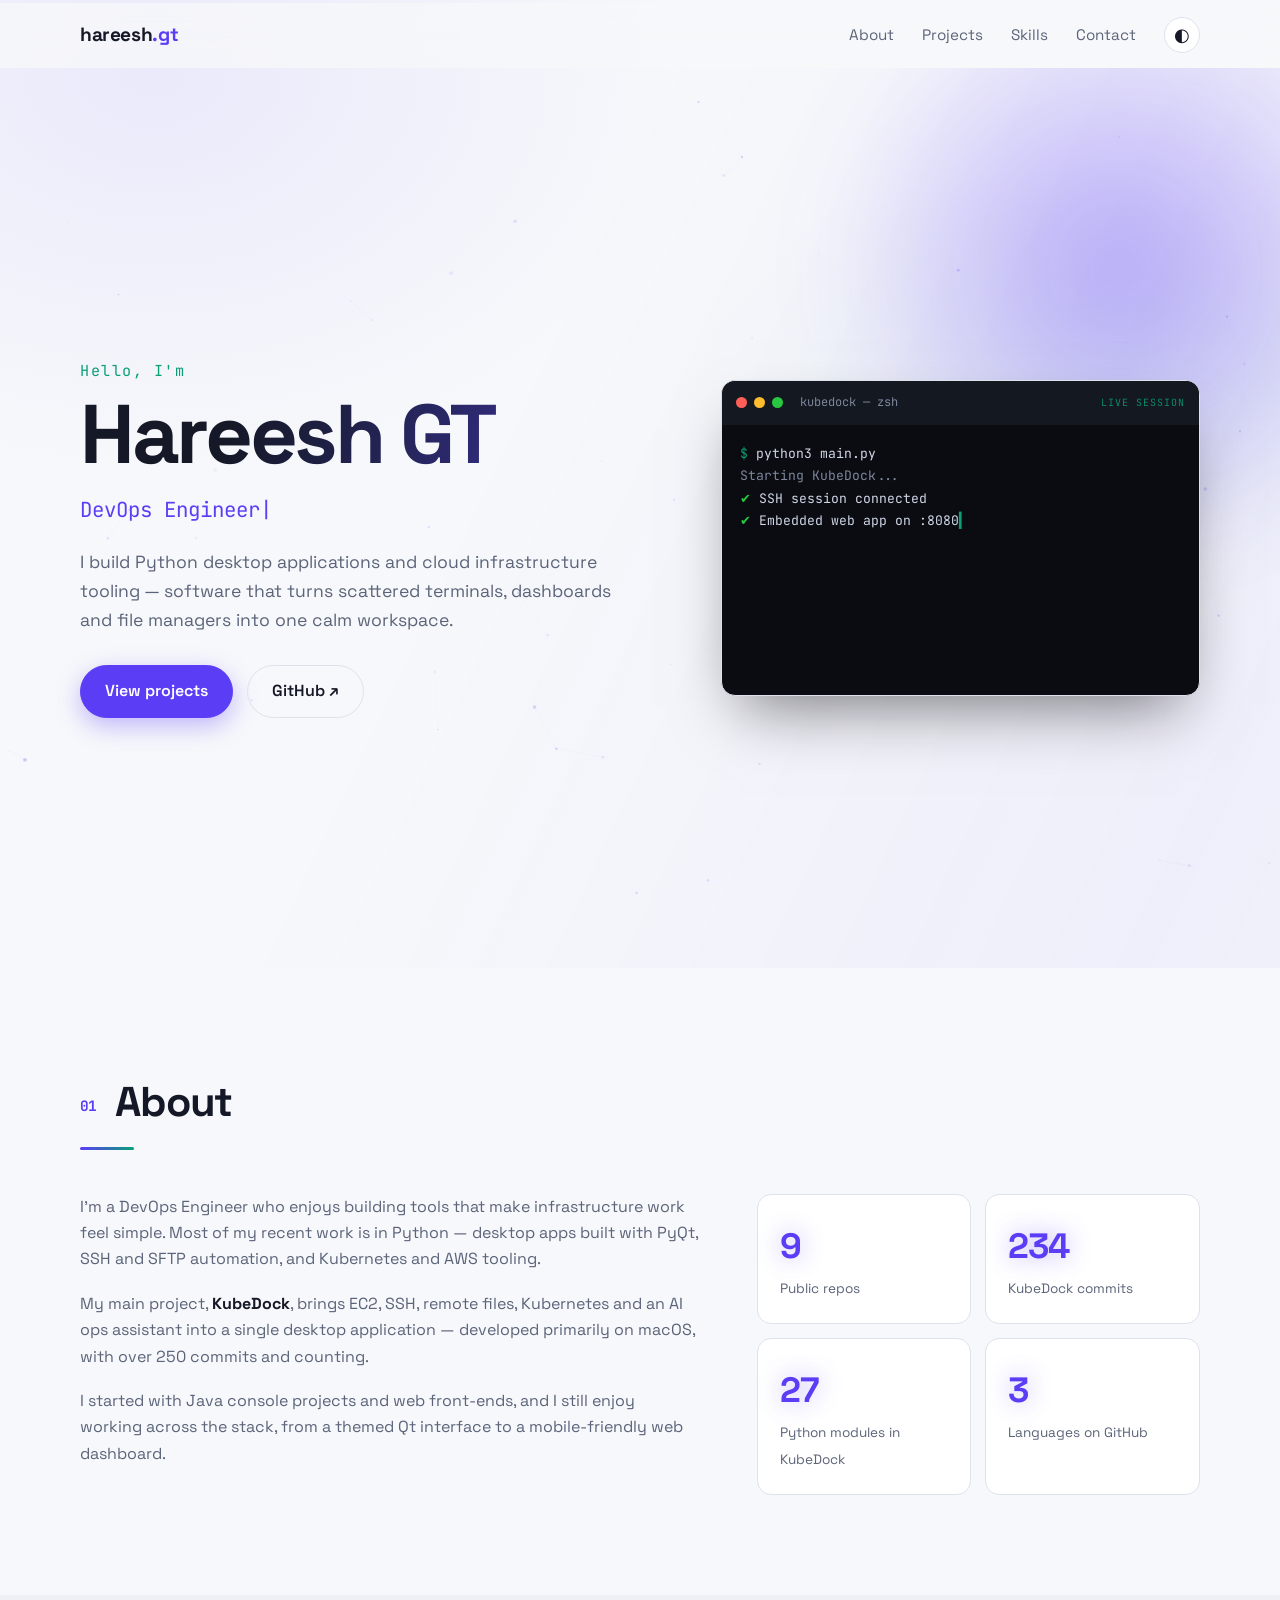
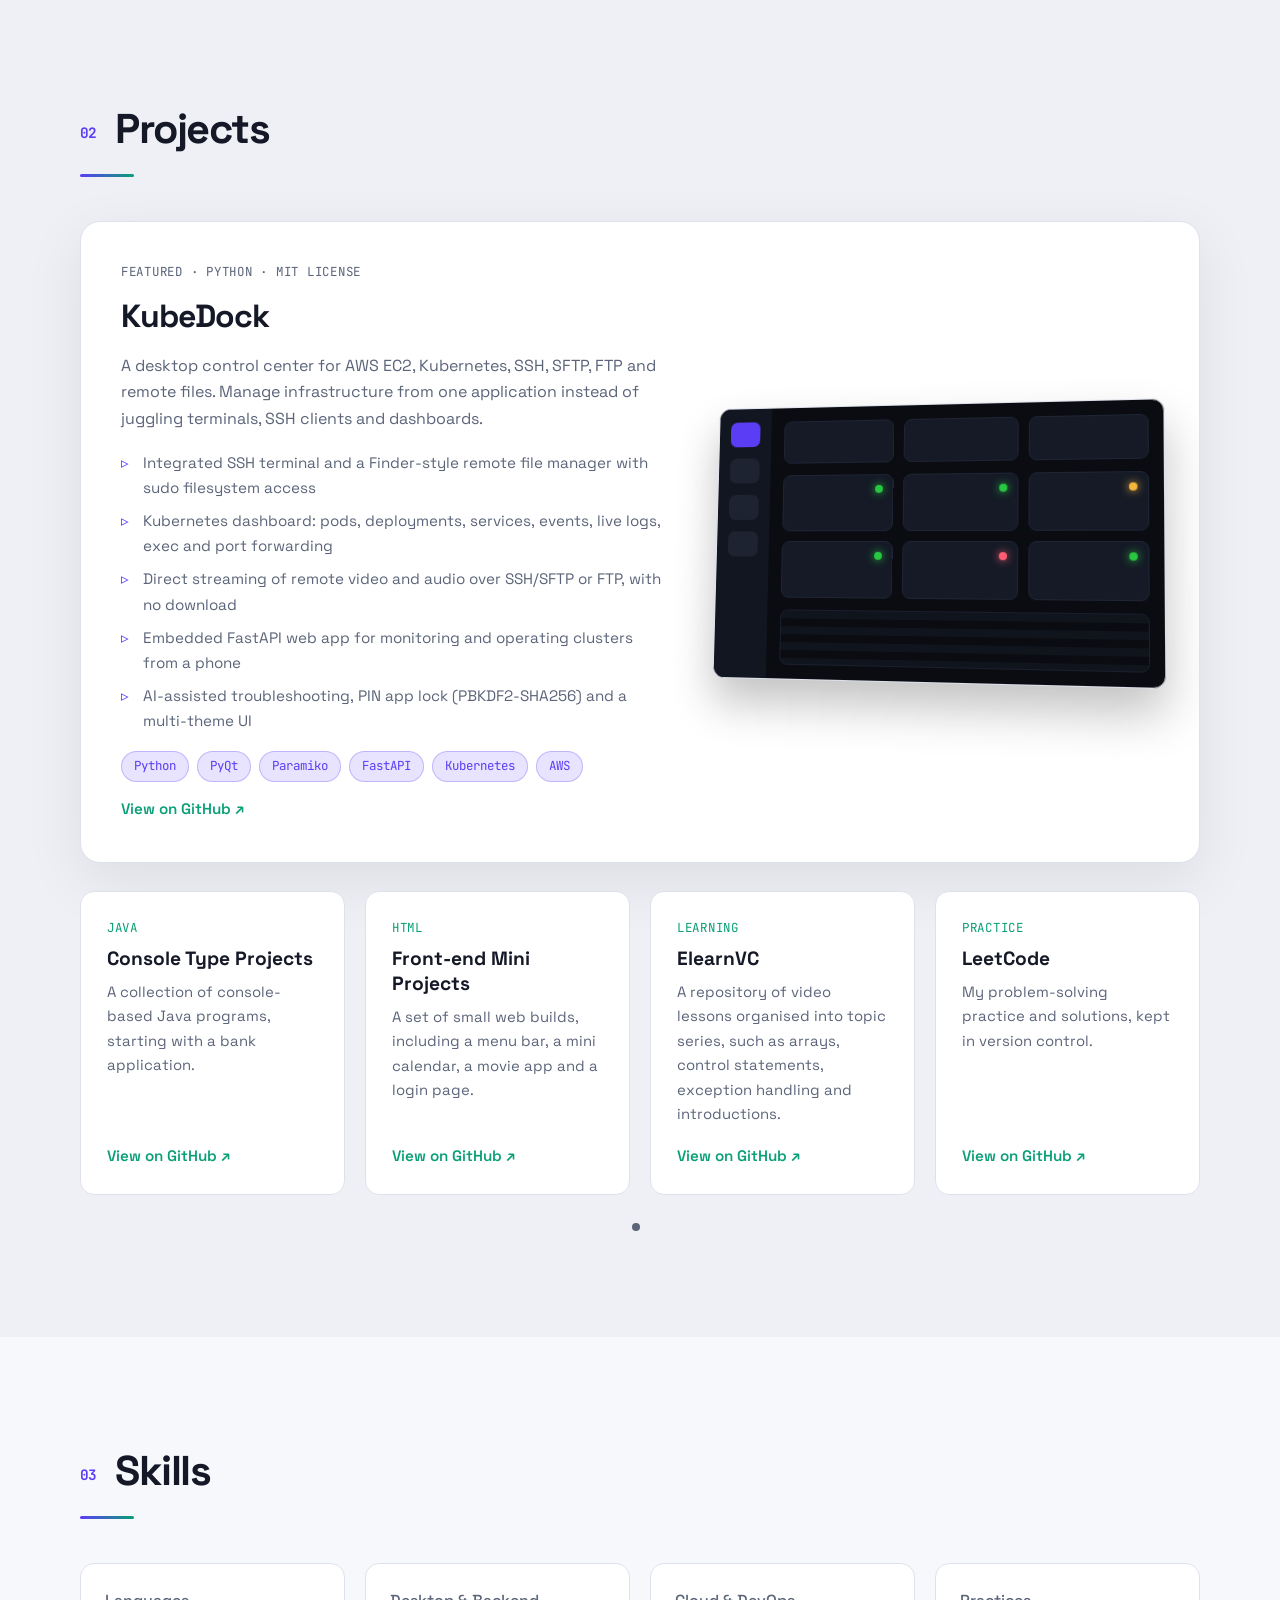
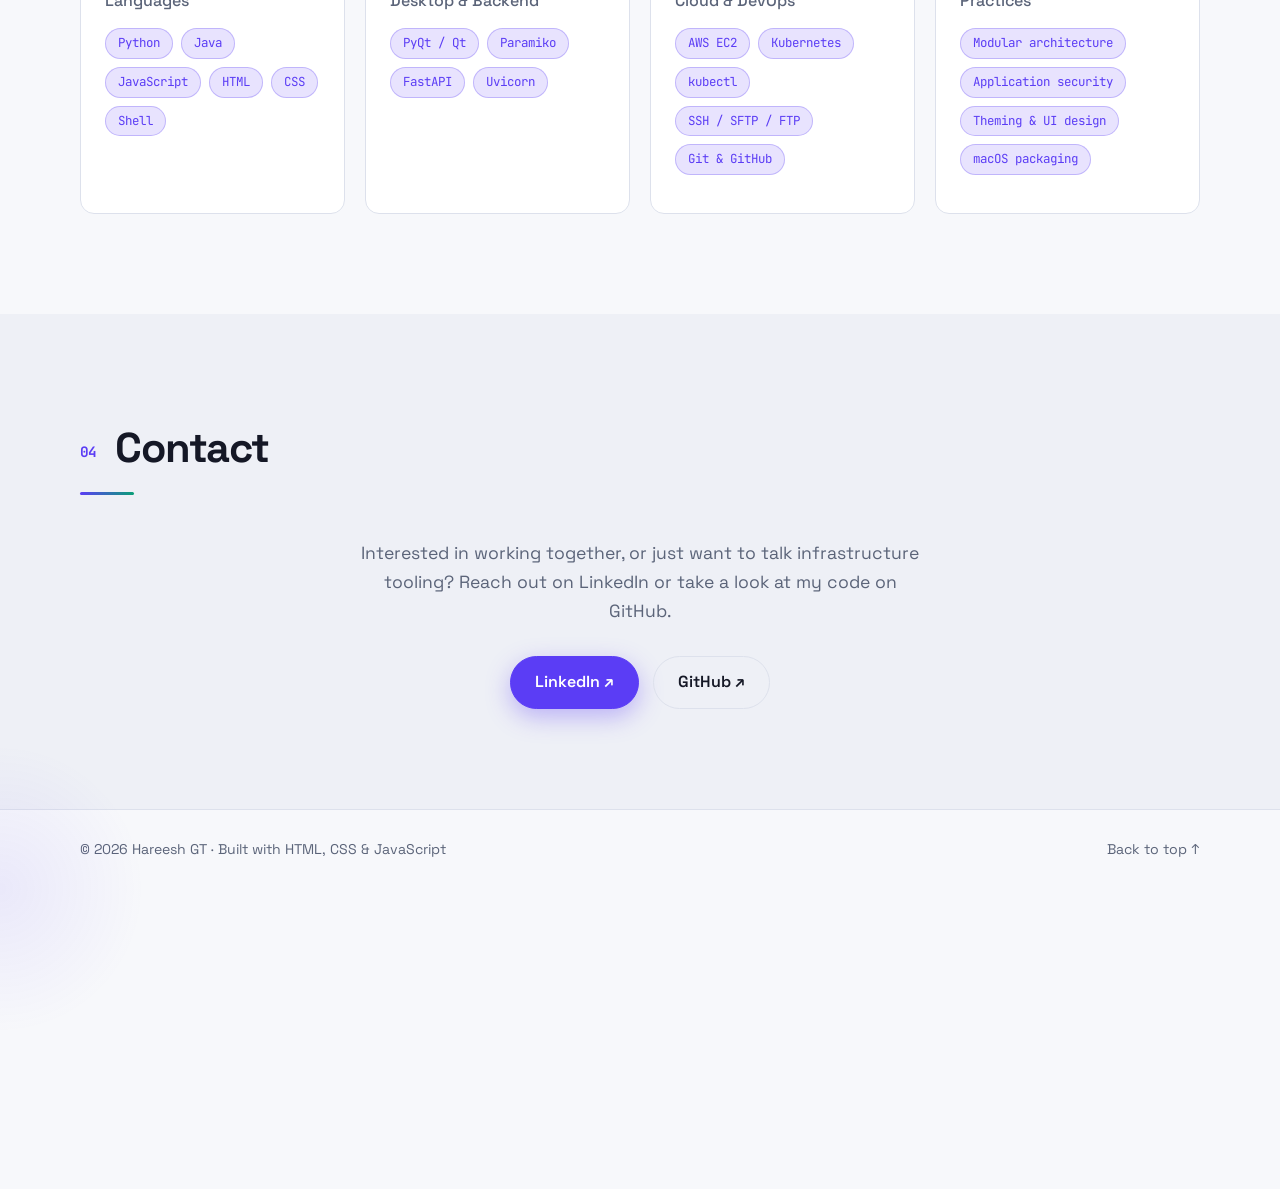
<file: index.html>
<!DOCTYPE html>
<html lang="en">
<head>
  <meta charset="UTF-8" />
  <meta name="viewport" content="width=device-width, initial-scale=1.0" />
  <title>Hareesh GT — DevOps Engineer</title>
  <meta name="description" content="Portfolio of Hareesh GT, a devops engineer building Python desktop apps and cloud infrastructure tooling." />
  <meta name="theme-color" content="#0b0d12" />
  <link rel="icon" type="image/svg+xml" href="favicon.svg" />
  <link rel="icon" type="image/png" sizes="32x32" href="favicon-32.png" />
  <link rel="icon" href="favicon.ico" sizes="any" />
  <link rel="apple-touch-icon" href="apple-touch-icon.png" />
  <link rel="preconnect" href="https://fonts.googleapis.com" />
  <link rel="preconnect" href="https://fonts.gstatic.com" crossorigin />
  <link href="https://fonts.googleapis.com/css2?family=JetBrains+Mono:wght@400;500&family=Space+Grotesk:wght@400;500;600;700&display=swap" rel="stylesheet" />
  <link rel="stylesheet" href="style.css" />
</head>
<body>
  <div class="progress" id="progress"></div>

  <header class="nav" id="nav">
    <a href="#home" class="logo">hareesh<span>.gt</span></a>
    <button class="menu-btn" id="menuBtn" aria-label="Toggle menu" aria-expanded="false">
      <span></span><span></span>
    </button>
    <nav class="links" id="links">
      <a href="#about">About</a>
      <a href="#projects">Projects</a>
      <a href="#skills">Skills</a>
      <a href="#contact">Contact</a>
      <button class="theme-btn" id="themeBtn" aria-label="Toggle theme">◐</button>
    </nav>
  </header>

  <main>
    <!-- HERO -->
    <section class="hero" id="home">
      <div class="hero-glow"></div>
      <div class="container hero-grid">
        <div class="hero-text">
          <p class="eyebrow reveal">Hello, I'm</p>
          <h1 class="reveal">Hareesh GT</h1>
          <p class="role reveal">
            <span id="typed"></span><span class="caret">|</span>
          </p>
          <p class="lead reveal">
            I build Python desktop applications and cloud infrastructure tooling —
            software that turns scattered terminals, dashboards and file managers
            into one calm workspace.
          </p>
          <div class="cta reveal">
            <a href="#projects" class="btn primary">View projects</a>
            <a href="https://github.com/HareeshGT" target="_blank" rel="noopener" class="btn ghost">GitHub ↗</a>
          </div>
        </div>

        <div class="terminal reveal" aria-hidden="true">
          <div class="term-bar">
            <i></i><i></i><i></i>
            <span>kubedock — zsh</span>
          </div>
          <pre class="term-body" id="termBody"></pre>
        </div>
      </div>
    </section>

    <!-- ABOUT -->
    <section class="section" id="about">
      <div class="container">
        <h2 class="section-title reveal"><span>01</span> About</h2>
        <div class="about-grid">
          <div class="reveal">
            <p>
              I'm a DevOps Engineer who enjoys building tools that make
              infrastructure work feel simple. Most of my recent work is in
              Python — desktop apps built with PyQt, SSH and SFTP automation,
              and Kubernetes and AWS tooling.
            </p>
            <p>
              My main project, <strong>KubeDock</strong>, brings EC2, SSH, remote
              files, Kubernetes and an AI ops assistant into a single desktop
              application — developed primarily on macOS, with over 250 commits
              and counting.
            </p>
            <p>
              I started with Java console projects and web front-ends, and I
              still enjoy working across the stack, from a themed Qt interface
              to a mobile-friendly web dashboard.
            </p>
          </div>
          <div class="stats reveal">
            <div class="stat"><b data-count="10">0</b><span>Public repos</span></div>
            <div class="stat"><b data-count="254">0</b><span>KubeDock commits</span></div>
            <div class="stat"><b data-count="29">0</b><span>Python modules in KubeDock</span></div>
            <div class="stat"><b data-count="3">0</b><span>Languages on GitHub</span></div>
          </div>
        </div>
      </div>
    </section>

    <!-- PROJECTS -->
    <section class="section alt" id="projects">
      <div class="container">
        <h2 class="section-title reveal"><span>02</span> Projects</h2>

        <article class="featured reveal">
          <div class="featured-body">
            <p class="tag">Featured · Python · MIT License</p>
            <h3>KubeDock</h3>
            <p>
              A desktop control center for AWS EC2, Kubernetes, SSH, SFTP, FTP
              and remote files. Manage infrastructure from one application
              instead of juggling terminals, SSH clients and dashboards.
            </p>
            <ul class="feature-list">
              <li>Integrated SSH terminal and a Finder-style remote file manager with sudo filesystem access</li>
              <li>Kubernetes dashboard: pods, deployments, services, events, live logs, exec and port forwarding</li>
              <li>Direct streaming of remote video and audio over SSH/SFTP or FTP, with no download</li>
              <li>Embedded FastAPI web app for monitoring and operating clusters from a phone</li>
              <li>AI-assisted troubleshooting, PIN app lock (PBKDF2-SHA256) and a multi-theme UI</li>
            </ul>
            <div class="chips">
              <span>Python</span><span>PyQt</span><span>Paramiko</span><span>FastAPI</span>
              <span>Kubernetes</span><span>AWS</span>
            </div>
            <p class="live" id="featuredMeta" hidden></p>
            <a class="link" href="https://github.com/HareeshGT/KubeDock" target="_blank" rel="noopener" id="featuredLink">View on GitHub ↗</a>
          </div>
          <div class="featured-art" aria-hidden="true">
            <div class="mock">
              <div class="mock-side"><i></i><i></i><i></i><i></i></div>
              <div class="mock-main">
                <div class="mock-row"><b></b><b></b><b></b></div>
                <div class="mock-card"><u class="ok"></u><u class="ok"></u><u class="warn"></u><u class="ok"></u><u class="err"></u><u class="ok"></u></div>
                <div class="mock-log"></div>
              </div>
            </div>
          </div>
        </article>

        <div class="cards" id="repoCards" aria-live="polite">
          <article class="card reveal">
            <p class="tag">Java</p>
            <h3>Console Type Projects</h3>
            <p>A collection of console-based Java programs, starting with a bank application.</p>
            <a class="link" href="https://github.com/HareeshGT/ConsoleTypeProjects" target="_blank" rel="noopener">View on GitHub ↗</a>
          </article>
          <article class="card reveal">
            <p class="tag">HTML</p>
            <h3>Front-end Mini Projects</h3>
            <p>A set of small web builds, including a menu bar, a mini calendar, a movie app and a login page.</p>
            <a class="link" href="https://github.com/HareeshGT/project" target="_blank" rel="noopener">View on GitHub ↗</a>
          </article>
          <article class="card reveal">
            <p class="tag">Learning</p>
            <h3>ElearnVC</h3>
            <p>A repository of video lessons organised into topic series, such as arrays, control statements, exception handling and introductions.</p>
            <a class="link" href="https://github.com/HareeshGT/ElearnVC" target="_blank" rel="noopener">View on GitHub ↗</a>
          </article>
          <article class="card reveal">
            <p class="tag">Practice</p>
            <h3>LeetCode</h3>
            <p>My problem-solving practice and solutions, kept in version control.</p>
            <a class="link" href="https://github.com/HareeshGT/LeetCode" target="_blank" rel="noopener">View on GitHub ↗</a>
          </article>
        </div>
        <p class="sync" id="syncNote"></p>
      </div>
    </section>

    <!-- SKILLS -->
    <section class="section" id="skills">
      <div class="container">
        <h2 class="section-title reveal"><span>03</span> Skills</h2>
        <div class="skill-grid">
          <div class="skill reveal">
            <h3>Languages</h3>
            <div class="chips"><span>Python</span><span>Java</span><span>JavaScript</span><span>HTML</span><span>CSS</span><span>Shell</span></div>
          </div>
          <div class="skill reveal">
            <h3>Desktop &amp; Backend</h3>
            <div class="chips"><span>PyQt / Qt</span><span>Paramiko</span><span>FastAPI</span><span>Uvicorn</span></div>
          </div>
          <div class="skill reveal">
            <h3>Cloud &amp; DevOps</h3>
            <div class="chips"><span>AWS EC2</span><span>Kubernetes</span><span>kubectl</span><span>SSH / SFTP / FTP</span><span>Git &amp; GitHub</span></div>
          </div>
          <div class="skill reveal">
            <h3>Practices</h3>
            <div class="chips"><span>Modular architecture</span><span>Application security</span><span>Theming &amp; UI design</span><span>macOS packaging</span></div>
          </div>
        </div>
      </div>
    </section>

    <!-- CONTACT -->
    <section class="section alt" id="contact">
      <div class="container contact">
        <h2 class="section-title reveal"><span>04</span> Contact</h2>
        <p class="lead reveal">
          Interested in working together, or just want to talk infrastructure
          tooling? Reach out on LinkedIn or take a look at my code on GitHub.
        </p>
        <div class="cta reveal">
          <a class="btn primary" href="https://www.linkedin.com/in/hareesh-gt/" target="_blank" rel="noopener">LinkedIn ↗</a>
          <a class="btn ghost" href="https://github.com/HareeshGT" target="_blank" rel="noopener">GitHub ↗</a>
        </div>
      </div>
    </section>
  </main>

  <footer class="footer">
    <p>© <span id="year"></span> Hareesh GT · Built with HTML, CSS &amp; JavaScript</p>
    <a href="#home">Back to top ↑</a>
  </footer>

  <script src="script.js"></script>
</body>
</html>
</file>
<file: style.css>
:root {
  --bg: #0b0d12;
  --bg-alt: #10131a;
  --surface: #151923;
  --border: #232938;
  --text: #e8ebf3;
  --muted: #9aa3b8;
  --accent: #7c5cff;
  --accent-2: #19d3a2;
  --warn: #f5b83d;
  --err: #ff5d73;
  --radius: 14px;
  --mono: "JetBrains Mono", ui-monospace, Menlo, Consolas, monospace;
  --sans: "Space Grotesk", system-ui, -apple-system, "Segoe UI", sans-serif;
}

:root[data-theme="light"] {
  --bg: #f7f8fb;
  --bg-alt: #eef0f6;
  --surface: #ffffff;
  --border: #dde1ec;
  --text: #151826;
  --muted: #5b6479;
  --accent: #5b3df5;
  --accent-2: #0a9f77;
}

* { box-sizing: border-box; margin: 0; padding: 0; }
html { scroll-behavior: smooth; scroll-padding-top: 72px; }
body {
  font-family: var(--sans);
  background: var(--bg);
  color: var(--text);
  line-height: 1.65;
  -webkit-font-smoothing: antialiased;
  transition: background .3s, color .3s;
}
a { color: inherit; text-decoration: none; }
ul { list-style: none; }
.container { width: min(1120px, 100% - 40px); margin-inline: auto; }

/* progress bar */
.progress {
  position: fixed; top: 0; left: 0; height: 3px; width: 0;
  background: linear-gradient(90deg, var(--accent), var(--accent-2));
  z-index: 100;
}

/* nav */
.nav {
  position: fixed; inset: 0 0 auto 0; z-index: 90;
  display: flex; justify-content: space-between; align-items: center;
  padding: 14px max(20px, calc((100% - 1120px) / 2));
  background: color-mix(in srgb, var(--bg) 80%, transparent);
  backdrop-filter: blur(12px);
  border-bottom: 1px solid transparent;
  transition: border-color .3s;
}
.nav.scrolled { border-color: var(--border); }
.logo { font-weight: 700; font-size: 1.2rem; letter-spacing: -.02em; }
.logo span { color: var(--accent); }
.links { display: flex; align-items: center; gap: 28px; }
.links a { color: var(--muted); font-size: .95rem; transition: color .2s; }
.links a:hover, .links a.active { color: var(--text); }
.theme-btn {
  background: var(--surface); color: var(--text);
  border: 1px solid var(--border); border-radius: 50%;
  width: 36px; height: 36px; font-size: 1.1rem; cursor: pointer;
  transition: transform .3s;
}
.theme-btn:hover { transform: rotate(180deg); }
.menu-btn { display: none; background: none; border: 0; cursor: pointer; width: 36px; height: 36px; position: relative; }
.menu-btn span {
  position: absolute; left: 7px; right: 7px; height: 2px; background: var(--text);
  transition: transform .3s;
}
.menu-btn span:first-child { top: 14px; }
.menu-btn span:last-child { top: 21px; }
.menu-btn[aria-expanded="true"] span:first-child { transform: translateY(3.5px) rotate(45deg); }
.menu-btn[aria-expanded="true"] span:last-child { transform: translateY(-3.5px) rotate(-45deg); }

/* hero */
.hero { position: relative; min-height: 100vh; display: flex; align-items: center; padding: 110px 0 70px; overflow: hidden; }
.hero-glow {
  position: absolute; width: 640px; height: 640px; right: -160px; top: -120px;
  background: radial-gradient(circle, color-mix(in srgb, var(--accent) 40%, transparent), transparent 65%);
  filter: blur(40px); pointer-events: none;
}
.hero-grid { position: relative; display: grid; grid-template-columns: 1.1fr .9fr; gap: 56px; align-items: center; }
.eyebrow { font-family: var(--mono); color: var(--accent-2); font-size: .95rem; margin-bottom: 8px; }
h1 { font-size: clamp(2.8rem, 7vw, 5.2rem); line-height: 1.05; letter-spacing: -.04em; }
.role { font-family: var(--mono); font-size: clamp(1rem, 2.2vw, 1.3rem); color: var(--accent); margin: 14px 0 18px; min-height: 1.8em; }
.caret { animation: blink 1s steps(1) infinite; }
@keyframes blink { 50% { opacity: 0; } }
.lead { color: var(--muted); font-size: 1.1rem; max-width: 560px; }
.cta { display: flex; flex-wrap: wrap; gap: 14px; margin-top: 30px; }
.btn {
  display: inline-block; padding: 12px 24px; border-radius: 999px; font-weight: 600;
  border: 1px solid var(--border); transition: transform .2s, box-shadow .2s, background .2s;
}
.btn:hover { transform: translateY(-2px); }
.btn.primary { background: var(--accent); border-color: var(--accent); color: #fff; box-shadow: 0 8px 24px color-mix(in srgb, var(--accent) 35%, transparent); }
.btn.ghost:hover { background: var(--surface); }

/* terminal */
.terminal {
  background: #0a0c11; border: 1px solid var(--border); border-radius: var(--radius);
  box-shadow: 0 30px 60px -20px rgba(0,0,0,.5); overflow: hidden;
}
.term-bar { display: flex; align-items: center; gap: 7px; padding: 12px 14px; background: #141821; }
.term-bar i { width: 11px; height: 11px; border-radius: 50%; background: #ff5f57; }
.term-bar i:nth-child(2) { background: #febc2e; }
.term-bar i:nth-child(3) { background: #28c840; }
.term-bar span { margin-left: 10px; font-family: var(--mono); font-size: .75rem; color: #7d869c; }
.term-body { font-family: var(--mono); font-size: .82rem; color: #cfd6e6; padding: 18px; min-height: 270px; white-space: pre-wrap; line-height: 1.7; }
.term-body .p { color: var(--accent-2); }
.term-body .ok { color: #28c840; }
.term-body .w { color: var(--warn); }
.term-body .d { color: #7d869c; }

/* sections */
.section { padding: 100px 0; }
.section.alt { background: var(--bg-alt); }
.section-title { font-size: clamp(1.8rem, 4vw, 2.6rem); letter-spacing: -.03em; margin-bottom: 44px; }
.section-title span { font-family: var(--mono); font-size: .9rem; color: var(--accent); margin-right: 10px; vertical-align: middle; }

.about-grid { display: grid; grid-template-columns: 1.4fr 1fr; gap: 56px; align-items: start; }
.about-grid p { color: var(--muted); margin-bottom: 18px; }
.about-grid strong { color: var(--text); }
.stats { display: grid; grid-template-columns: 1fr 1fr; gap: 14px; }
.stat { background: var(--surface); border: 1px solid var(--border); border-radius: var(--radius); padding: 22px; }
.stat b { display: block; font-size: 2.2rem; letter-spacing: -.03em; color: var(--accent); }
.stat span { color: var(--muted); font-size: .85rem; }

/* projects */
.featured {
  display: grid; grid-template-columns: 1.2fr 1fr; gap: 40px;
  background: var(--surface); border: 1px solid var(--border); border-radius: 20px;
  padding: 40px; margin-bottom: 28px; transition: border-color .3s;
}
.featured:hover { border-color: var(--accent); }
.tag { font-family: var(--mono); font-size: .78rem; color: var(--accent-2); text-transform: uppercase; letter-spacing: .06em; margin-bottom: 8px; }
.featured h3 { font-size: 2rem; letter-spacing: -.03em; margin-bottom: 10px; }
.featured p { color: var(--muted); }
.feature-list { margin: 18px 0; }
.feature-list li { position: relative; padding-left: 22px; color: var(--muted); margin-bottom: 8px; font-size: .95rem; }
.feature-list li::before { content: "▹"; position: absolute; left: 0; color: var(--accent); }
.chips { display: flex; flex-wrap: wrap; gap: 8px; margin: 14px 0; }
.chips span {
  font-family: var(--mono); font-size: .78rem; padding: 4px 12px; border-radius: 999px;
  background: color-mix(in srgb, var(--accent) 14%, transparent); color: var(--accent);
  border: 1px solid color-mix(in srgb, var(--accent) 28%, transparent);
}
.link { color: var(--accent-2); font-weight: 600; font-size: .95rem; }
.link:hover { text-decoration: underline; }

.featured-art { display: flex; align-items: center; }
.mock { display: flex; width: 100%; height: 280px; background: #0a0c11; border: 1px solid var(--border); border-radius: 12px; overflow: hidden; }
.mock-side { width: 56px; background: #121620; padding: 14px 12px; display: flex; flex-direction: column; gap: 12px; }
.mock-side i { height: 26px; border-radius: 7px; background: #1d2331; }
.mock-side i:first-child { background: var(--accent); }
.mock-main { flex: 1; padding: 14px; display: flex; flex-direction: column; gap: 12px; }
.mock-row { display: flex; gap: 10px; }
.mock-row b { flex: 1; height: 44px; border-radius: 8px; background: #151a26; border: 1px solid #1f2535; }
.mock-card { display: grid; grid-template-columns: repeat(3, 1fr); gap: 10px; flex: 1; }
.mock-card u { border-radius: 8px; background: #151a26; border: 1px solid #1f2535; position: relative; text-decoration: none; }
.mock-card u::after { content: ""; position: absolute; top: 10px; right: 10px; width: 8px; height: 8px; border-radius: 50%; background: #28c840; box-shadow: 0 0 8px #28c840; }
.mock-card u.warn::after { background: var(--warn); box-shadow: 0 0 8px var(--warn); }
.mock-card u.err::after { background: var(--err); box-shadow: 0 0 8px var(--err); }
.mock-log {
  height: 56px; border-radius: 8px; border: 1px solid #1f2535;
  background: repeating-linear-gradient(180deg, #121620 0 8px, transparent 8px 16px);
  opacity: .8;
}

.cards { display: grid; grid-template-columns: repeat(auto-fit, minmax(min(240px, 100%), 1fr)); gap: 20px; }
.card {
  background: var(--surface); border: 1px solid var(--border); border-radius: var(--radius);
  padding: 26px; display: flex; flex-direction: column; transition: transform .25s, border-color .25s;
  min-width: 0; /* let grid items shrink instead of growing to fit long names */
}
.card h3, .card p, .card .card-meta { overflow-wrap: anywhere; }
.card h3 { line-height: 1.3; }
.card:hover { transform: translateY(-6px); border-color: var(--accent); }
.card h3 { font-size: 1.2rem; margin-bottom: 8px; }
.card p:not(.tag) { color: var(--muted); font-size: .93rem; flex: 1; margin-bottom: 16px; }

/* live GitHub data */
.live, .card-meta { font-family: var(--mono); font-size: .78rem; color: var(--muted); }
.live { margin-bottom: 10px; }
.card-meta { margin-bottom: 14px; }
.card .chips { margin: 0 0 12px; }
.sync { margin-top: 22px; font-family: var(--mono); font-size: .78rem; color: var(--muted); text-align: center; }
.sync::before { content: ""; display: inline-block; width: 8px; height: 8px; margin-right: 8px; border-radius: 50%; background: var(--muted); }
.sync.ok::before { background: var(--accent-2); box-shadow: 0 0 8px var(--accent-2); }
.sync.stale::before { background: var(--warn); }

/* skills */
.skill-grid { display: grid; grid-template-columns: repeat(auto-fit, minmax(240px, 1fr)); gap: 20px; }
.skill { background: var(--surface); border: 1px solid var(--border); border-radius: var(--radius); padding: 24px; }
.skill h3 { font-size: 1rem; color: var(--muted); font-weight: 500; margin-bottom: 6px; }

/* contact */
.contact { text-align: center; }
.contact .lead { margin-inline: auto; }
.contact .cta { justify-content: center; }

.footer {
  display: flex; justify-content: space-between; flex-wrap: wrap; gap: 10px;
  padding: 28px max(20px, calc((100% - 1120px) / 2));
  border-top: 1px solid var(--border); color: var(--muted); font-size: .88rem;
}
.footer a:hover { color: var(--accent); }

/* reveal animation */
.reveal { opacity: 0; transform: translateY(26px); transition: opacity .7s ease, transform .7s ease; }
.reveal.in { opacity: 1; transform: none; }

/* responsive */
@media (max-width: 900px) {
  .hero-grid, .about-grid, .featured { grid-template-columns: 1fr; }
  .featured { padding: 26px; }
  .terminal { order: 2; }
}
@media (max-width: 720px) {
  .menu-btn { display: block; }
  .links {
    position: absolute; top: 100%; left: 0; right: 0; flex-direction: column; gap: 0;
    background: var(--bg); border-bottom: 1px solid var(--border);
    max-height: 0; overflow: hidden; transition: max-height .35s ease;
  }
  .links.open { max-height: 320px; }
  .links a { padding: 14px 20px; width: 100%; }
  .theme-btn { margin: 8px 20px 14px; }
  .section { padding: 72px 0; }
}
@media (prefers-reduced-motion: reduce) {
  * { animation: none !important; transition: none !important; }
  html { scroll-behavior: auto; }
  .reveal { opacity: 1; transform: none; }
}

/* ---------- motion-rich portfolio enhancement ---------- */
:root {
  --glow: color-mix(in srgb, var(--accent) 42%, transparent);
  --ease-out: cubic-bezier(.2,.75,.25,1);
}
body {
  background-image:
    radial-gradient(ellipse at 12% 8%, color-mix(in srgb, var(--accent) 8%, transparent), transparent 34rem),
    radial-gradient(ellipse at 88% 42%, color-mix(in srgb, var(--accent-2) 5%, transparent), transparent 30rem);
  background-attachment: fixed;
}
::selection { background: var(--accent); color: white; }
#ambient-canvas {
  position: fixed; inset: 0; width: 100%; height: 100%;
  pointer-events: none; z-index: 0; opacity: .48;
}
body > *:not(#ambient-canvas) { position: relative; z-index: 1; }
.progress {
  box-shadow: 0 0 14px var(--glow), 0 0 28px var(--glow);
}
.nav { transition: background .35s, border-color .35s, box-shadow .35s; }
.nav.scrolled { box-shadow: 0 10px 35px rgba(0,0,0,.12); }
.logo { transition: letter-spacing .3s var(--ease-out); }
.logo:hover { letter-spacing: .04em; }
.links a { position: relative; }
.links a::after {
  content: ""; position: absolute; left: 0; bottom: -7px; height: 2px; width: 100%;
  background: linear-gradient(90deg,var(--accent),var(--accent-2));
  transform: scaleX(0); transform-origin: right; transition: transform .35s var(--ease-out);
}
.links a:hover::after, .links a.active::after { transform: scaleX(1); transform-origin: left; }

.hero { isolation: isolate; }
.hero::before {
  content: ""; position: absolute; inset: 0; pointer-events: none; z-index: -1;
  background: linear-gradient(115deg, transparent 20%, color-mix(in srgb, var(--accent) 5%, transparent) 48%, transparent 76%);
  background-size: 220% 100%; animation: hero-sheen 12s ease-in-out infinite;
}
@keyframes hero-sheen { 0%,100% { background-position: 100% 0; } 50% { background-position: 0 0; } }
.hero-glow { animation: glow-breathe 8s ease-in-out infinite alternate; }
@keyframes glow-breathe { from { transform: translate3d(0,0,0) scale(.88); opacity:.65; } to { transform: translate3d(-55px,35px,0) scale(1.13); opacity:1; } }
.hero-text h1 {
  background: linear-gradient(105deg,var(--text) 12%, color-mix(in srgb,var(--accent) 72%,var(--text)) 48%, var(--text) 82%);
  background-size: 220% auto; background-clip: text; -webkit-background-clip: text; color: transparent;
  animation: title-shimmer 8s linear infinite;
}
@keyframes title-shimmer { to { background-position: 220% center; } }
.eyebrow { letter-spacing: .1em; }
.btn { position: relative; overflow: hidden; isolation: isolate; }
.btn::before {
  content: ""; position: absolute; inset: 0; z-index: -1; opacity: 0;
  background: linear-gradient(110deg,transparent 15%,rgba(255,255,255,.2),transparent 75%);
  transform: translateX(-120%); transition: transform .65s, opacity .3s;
}
.btn:hover::before { opacity: 1; transform: translateX(120%); }
.btn.primary:hover { box-shadow: 0 12px 34px var(--glow); transform: translateY(-4px) scale(1.02); }

.terminal {
  transform-style: preserve-3d;
  transition: transform .35s var(--ease-out), box-shadow .35s, border-color .35s;
  animation: terminal-float 7s ease-in-out infinite;
}
@keyframes terminal-float { 0%,100% { translate: 0 0; } 50% { translate: 0 -9px; } }
.terminal:hover { box-shadow: 0 35px 85px -24px rgba(0,0,0,.68), 0 0 28px var(--glow); border-color: color-mix(in srgb,var(--accent) 65%,var(--border)); }
.term-bar { position: relative; }
.term-bar::after {
  content: "LIVE SESSION"; margin-left: auto; font: 10px var(--mono); letter-spacing: .1em;
  color: var(--accent-2); opacity: .85;
}
.term-body { text-shadow: 0 0 18px rgba(25,211,162,.08); }
.term-body:not(:empty)::after { content: "▍"; color: var(--accent-2); animation: blink 1s steps(1) infinite; }

.section-title { position: relative; width: fit-content; }
.section-title::after {
  content: ""; display: block; width: 54px; height: 3px; margin-top: 10px; border-radius: 3px;
  background: linear-gradient(90deg,var(--accent),var(--accent-2)); transform-origin: left;
}
.reveal.in .section-title::after { animation: underline-grow .7s .15s both var(--ease-out); }
@keyframes underline-grow { from { transform: scaleX(0); } to { transform: scaleX(1); } }
.stat, .skill, .card, .featured {
  position: relative; isolation: isolate; overflow: hidden;
  transition: transform .4s var(--ease-out), border-color .35s, box-shadow .35s;
}
.stat::before, .skill::before, .card::before, .featured::before {
  content: ""; position: absolute; inset: 0; z-index: -1; pointer-events: none;
  background: radial-gradient(380px circle at var(--mx,50%) var(--my,0%), color-mix(in srgb,var(--accent) 12%,transparent), transparent 62%);
  opacity: 0; transition: opacity .35s;
}
.stat:hover::before, .skill:hover::before, .card:hover::before, .featured:hover::before { opacity: 1; }
.stat:hover, .skill:hover { transform: translateY(-5px); border-color: color-mix(in srgb,var(--accent) 70%,var(--border)); box-shadow: 0 18px 45px rgba(0,0,0,.12); }
.stat b { text-shadow: 0 0 24px var(--glow); }
.featured { box-shadow: 0 18px 60px rgba(0,0,0,.08); }
.featured:hover { transform: translateY(-4px); box-shadow: 0 24px 70px rgba(0,0,0,.16); }
.featured-art { perspective: 900px; }
.mock { transform: rotateY(-9deg) rotateX(4deg); transition: transform .55s var(--ease-out), box-shadow .55s; box-shadow: 0 24px 45px rgba(0,0,0,.24); }
.featured:hover .mock { transform: rotateY(0) rotateX(0) scale(1.025); box-shadow: 0 30px 60px rgba(0,0,0,.35), 0 0 25px var(--glow); }
.mock-card u::after { animation: status-pulse 2.8s ease-in-out infinite; }
.mock-card u:nth-child(2)::after { animation-delay: .4s; }
.mock-card u:nth-child(3)::after { animation-delay: .8s; }
.mock-card u:nth-child(4)::after { animation-delay: 1.2s; }
@keyframes status-pulse { 0%,100% { opacity: .6; box-shadow: 0 0 4px currentColor; } 50% { opacity:1; box-shadow: 0 0 14px currentColor; } }
.card { transform-style: preserve-3d; will-change: transform; }
.card:hover { box-shadow: 0 22px 55px rgba(0,0,0,.16), 0 0 0 1px var(--glow); }
.card .tag { transition: letter-spacing .3s; }
.card:hover .tag { letter-spacing: .13em; }
.card .link, .link { display: inline-flex; align-items: center; gap: 6px; transition: gap .25s, color .25s; }
.card .link:hover, .link:hover { gap: 11px; }
.chips span { transition: transform .25s var(--ease-out), background .25s, border-color .25s; }
.chips span:hover { transform: translateY(-3px); background: color-mix(in srgb,var(--accent) 23%,transparent); border-color: var(--accent); }
.skill { overflow: hidden; }
.skill h3 { transition: color .3s; }
.skill:hover h3 { color: var(--accent); }
.footer a { transition: color .2s, transform .2s; }
.footer a:hover { transform: translateY(-2px); }

.cursor-glow {
  position: fixed; width: 300px; height: 300px; border-radius: 50%;
  background: radial-gradient(circle, color-mix(in srgb,var(--accent) 10%,transparent), transparent 68%);
  transform: translate(-50%,-50%); pointer-events: none; z-index: 0; opacity: .8;
  transition: opacity .3s;
}
@media (hover:none), (max-width:720px) {
  .cursor-glow { display:none; }
  .terminal { animation: none; }
  .hero-glow { right:-280px; }
}
@media (max-width:720px) {
  .hero { min-height: auto; padding-top: 130px; }
  .hero::before { animation-duration: 20s; }
  .mock { transform:none; height:220px; }
}
@media (prefers-reduced-motion: reduce) {
  #ambient-canvas, .cursor-glow { display:none !important; }
  .hero::before, .hero-glow, .hero-text h1, .terminal, .mock-card u::after { animation:none !important; }
  .mock, .btn:hover, .card:hover, .featured:hover, .stat:hover, .skill:hover { transform:none !important; }
}
</file>
